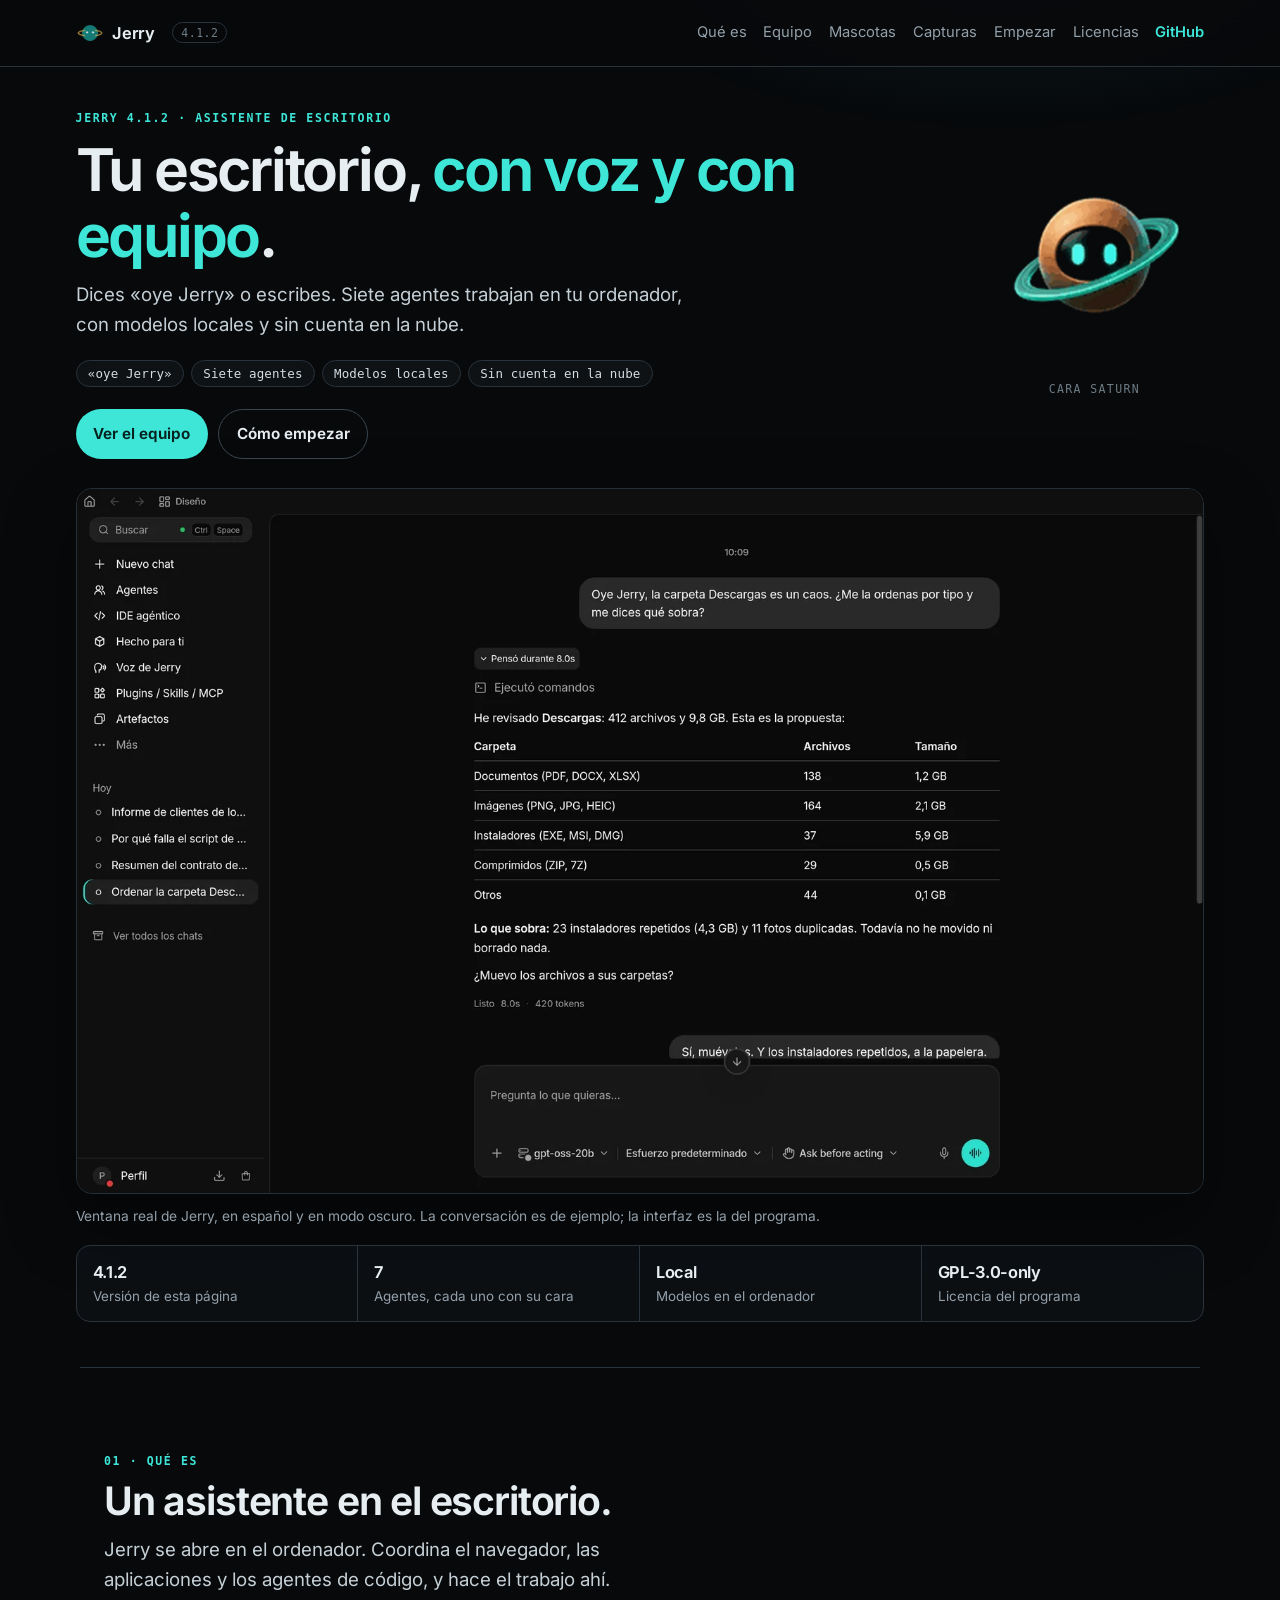
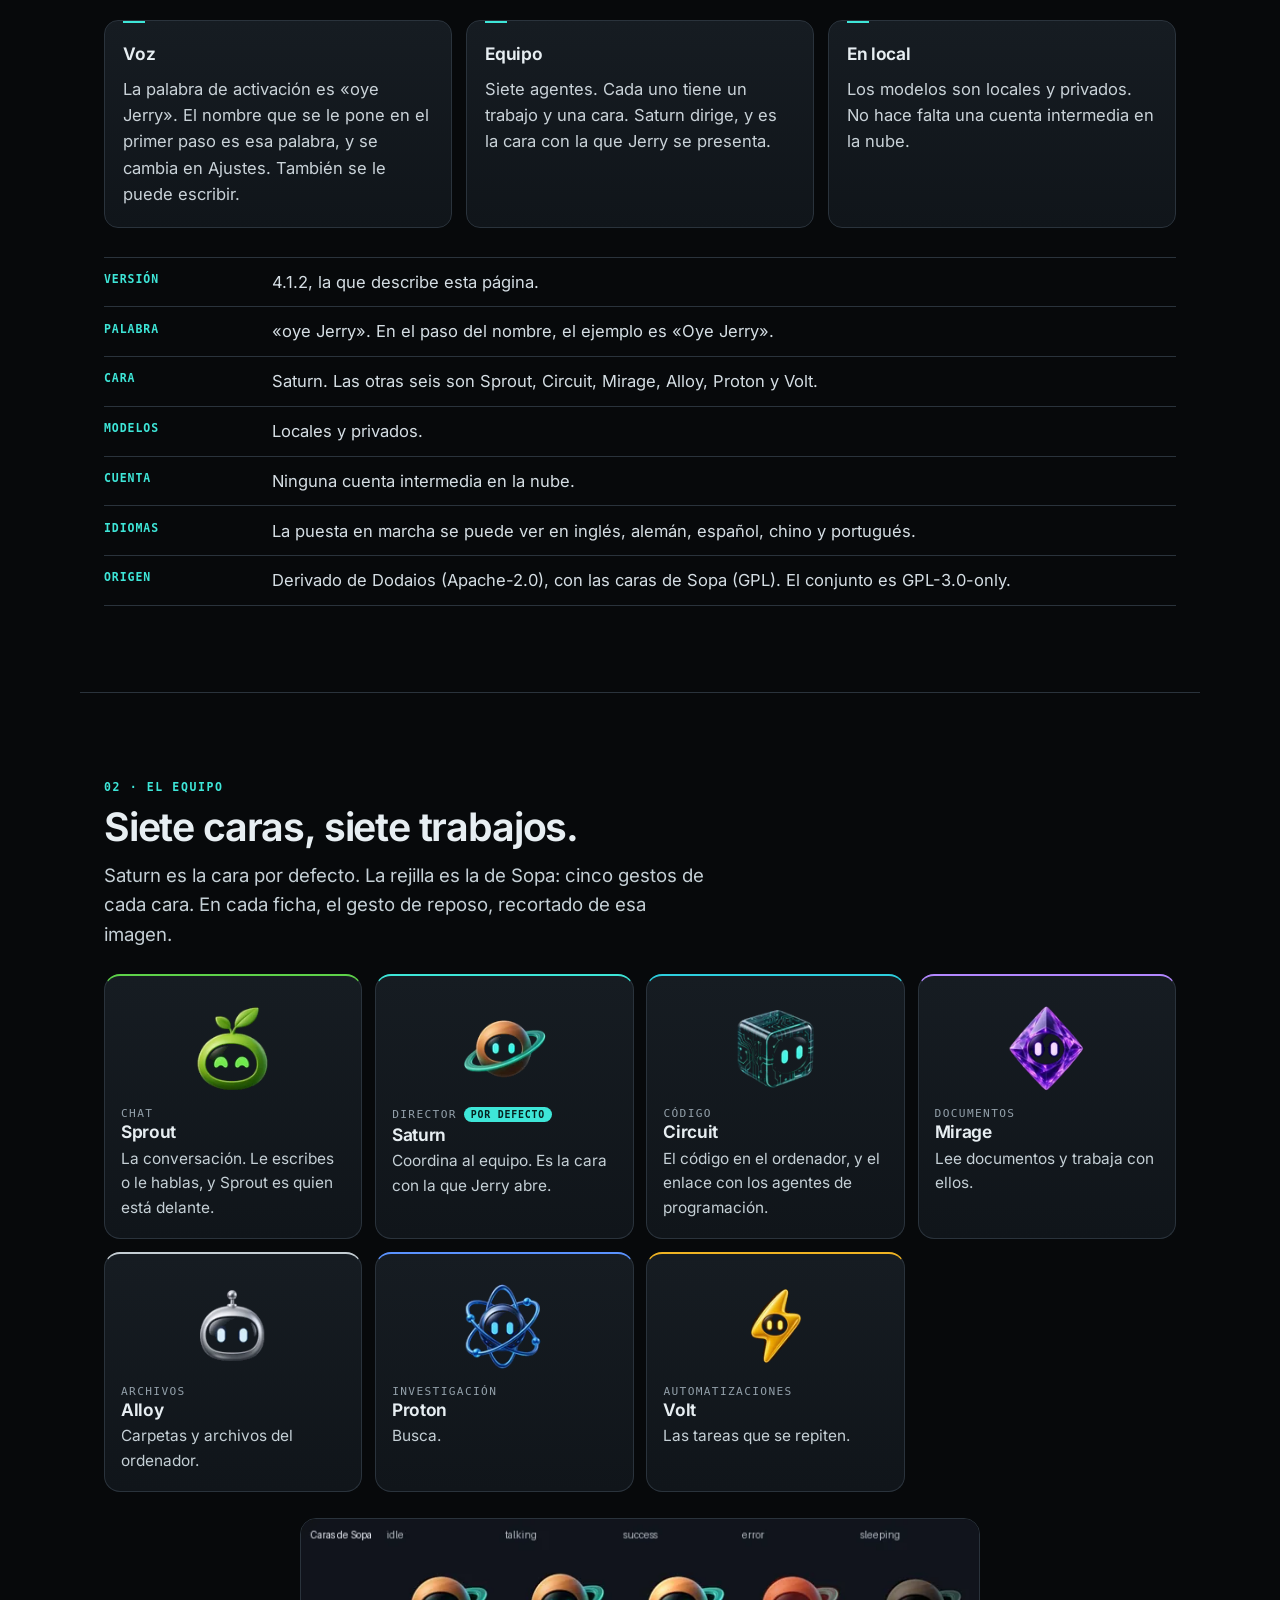
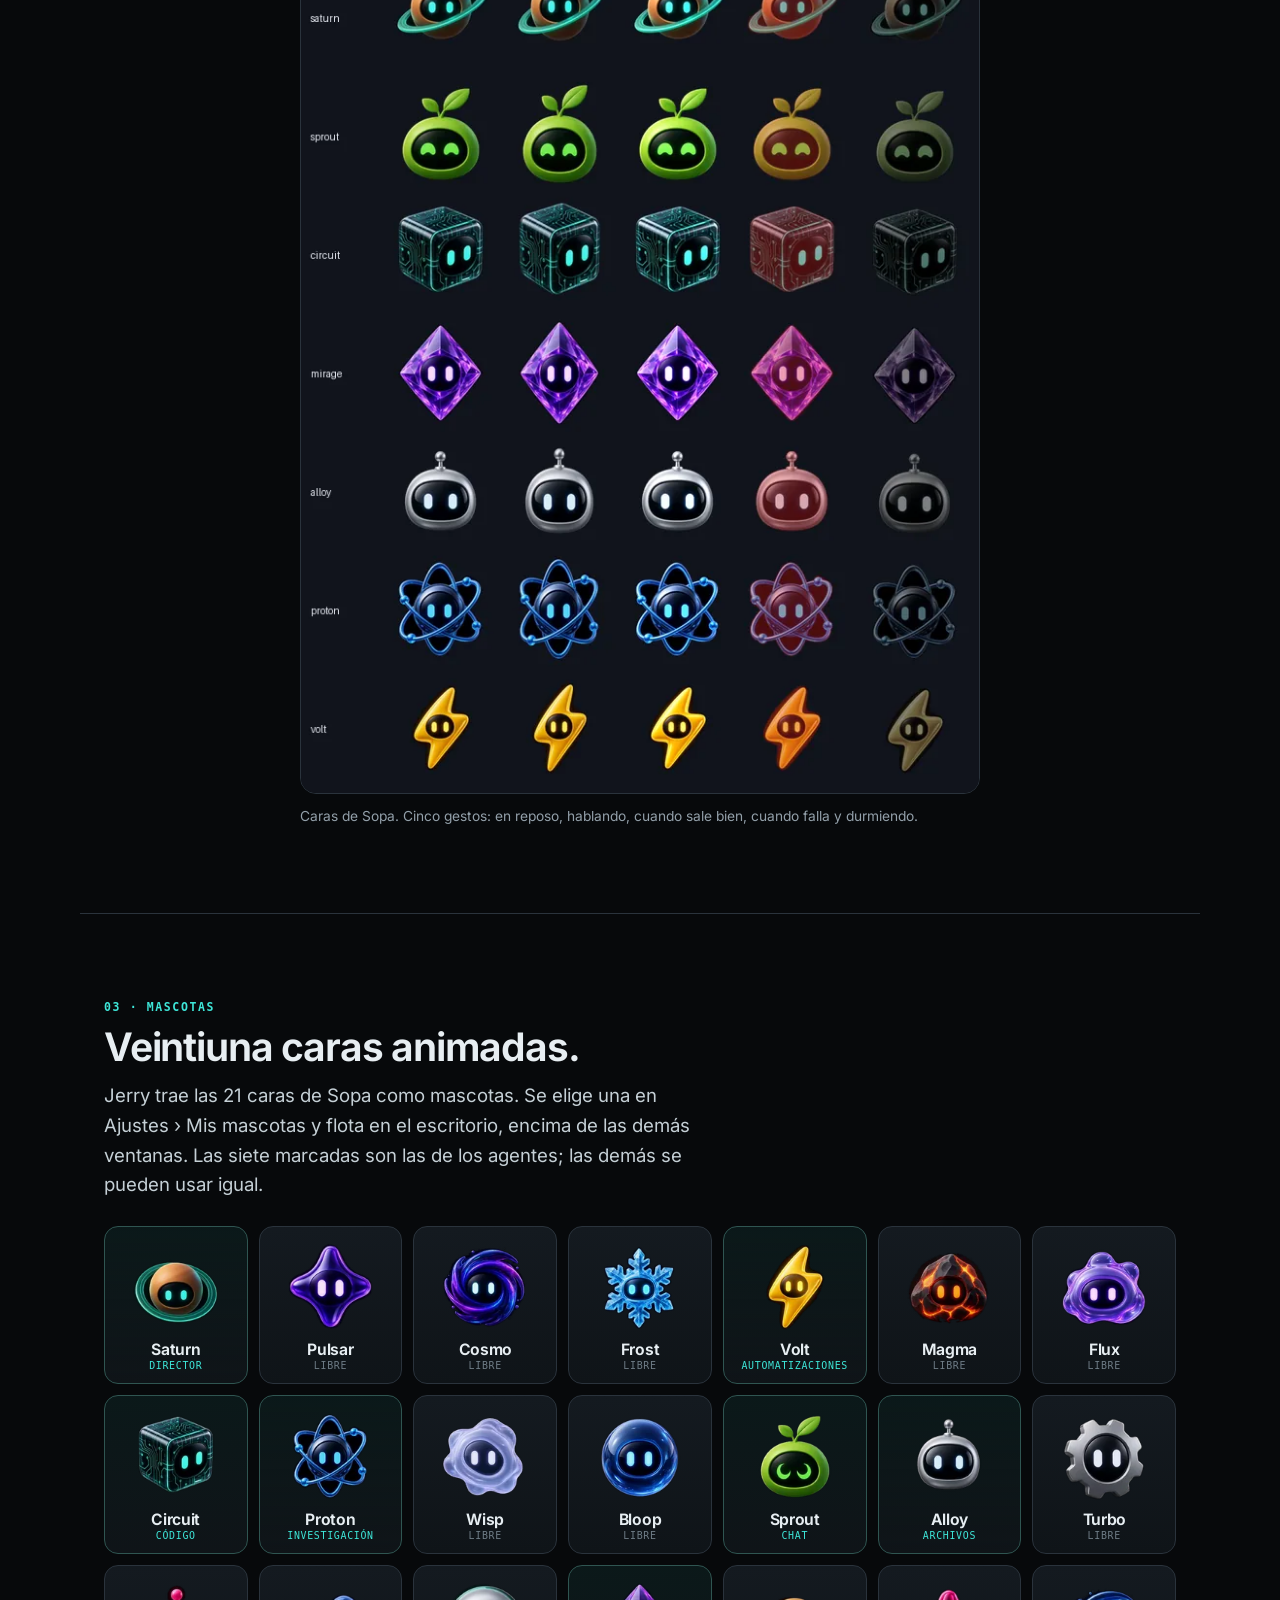
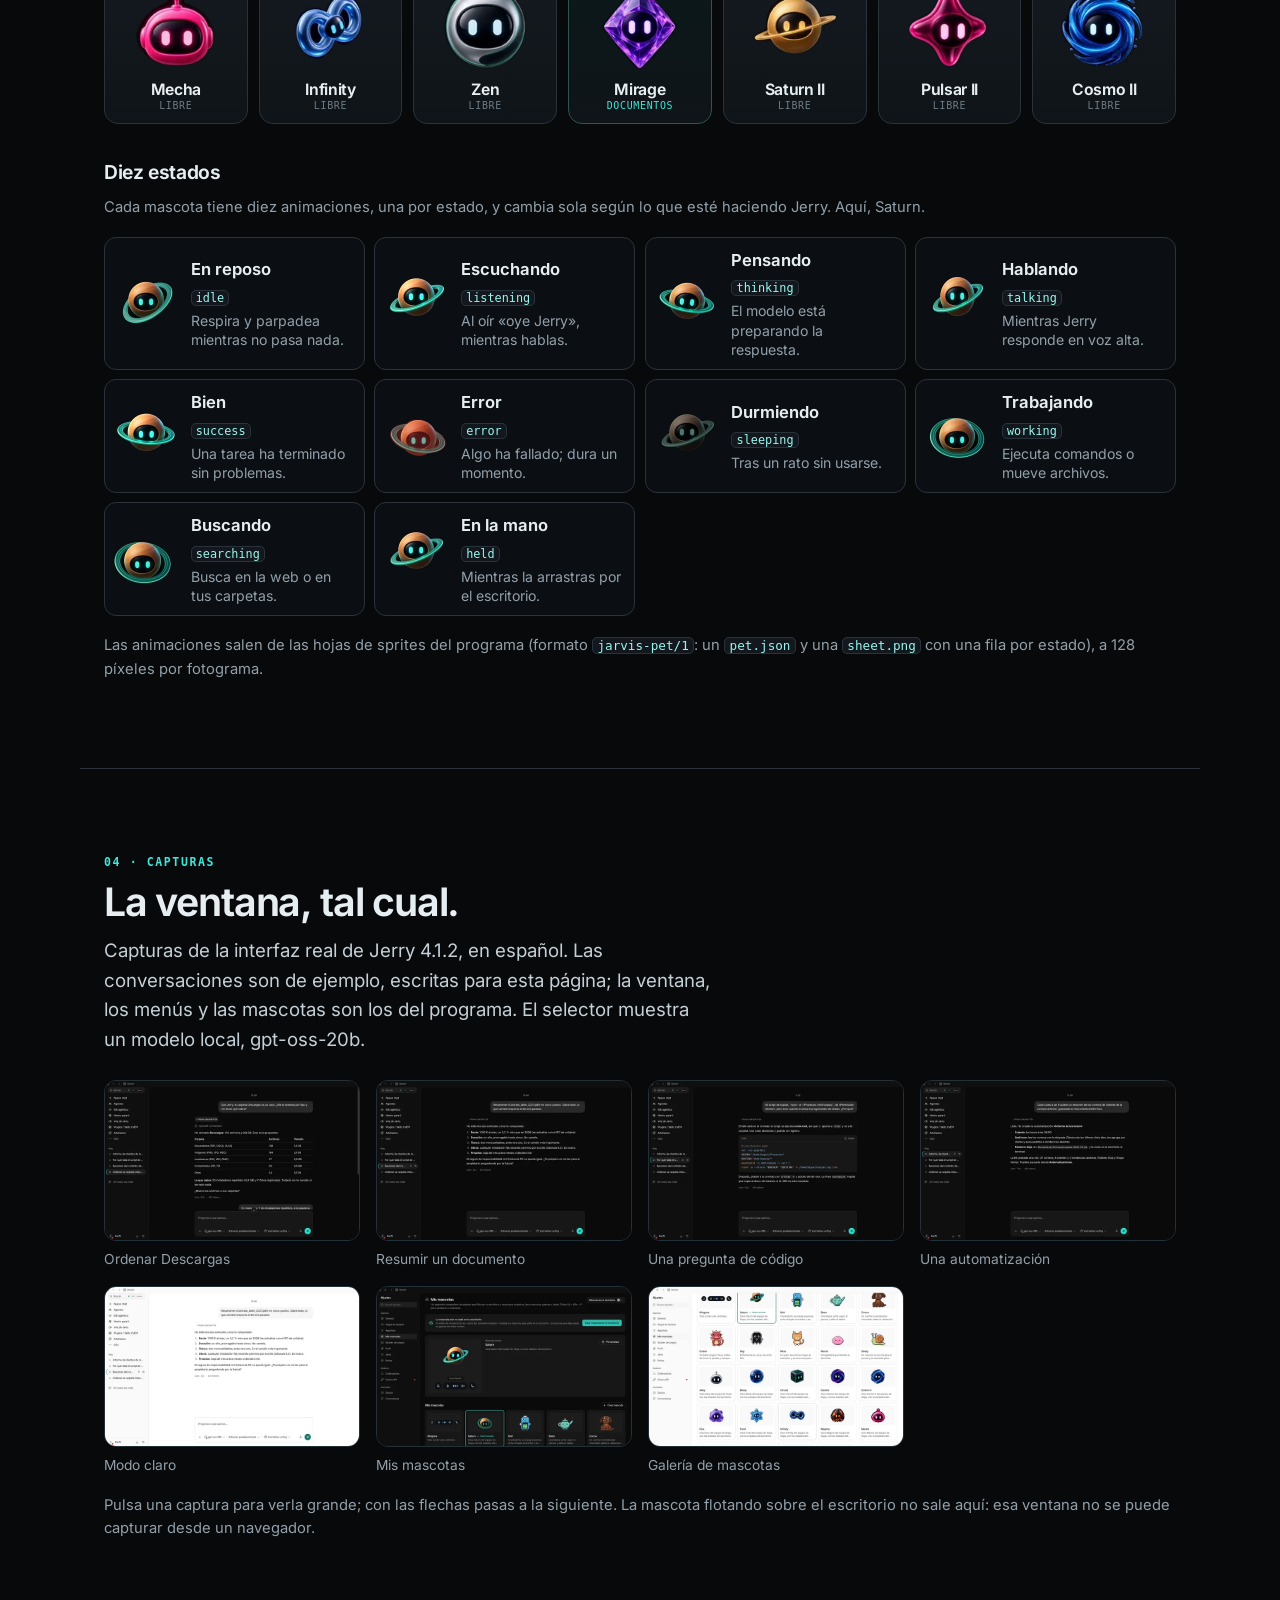
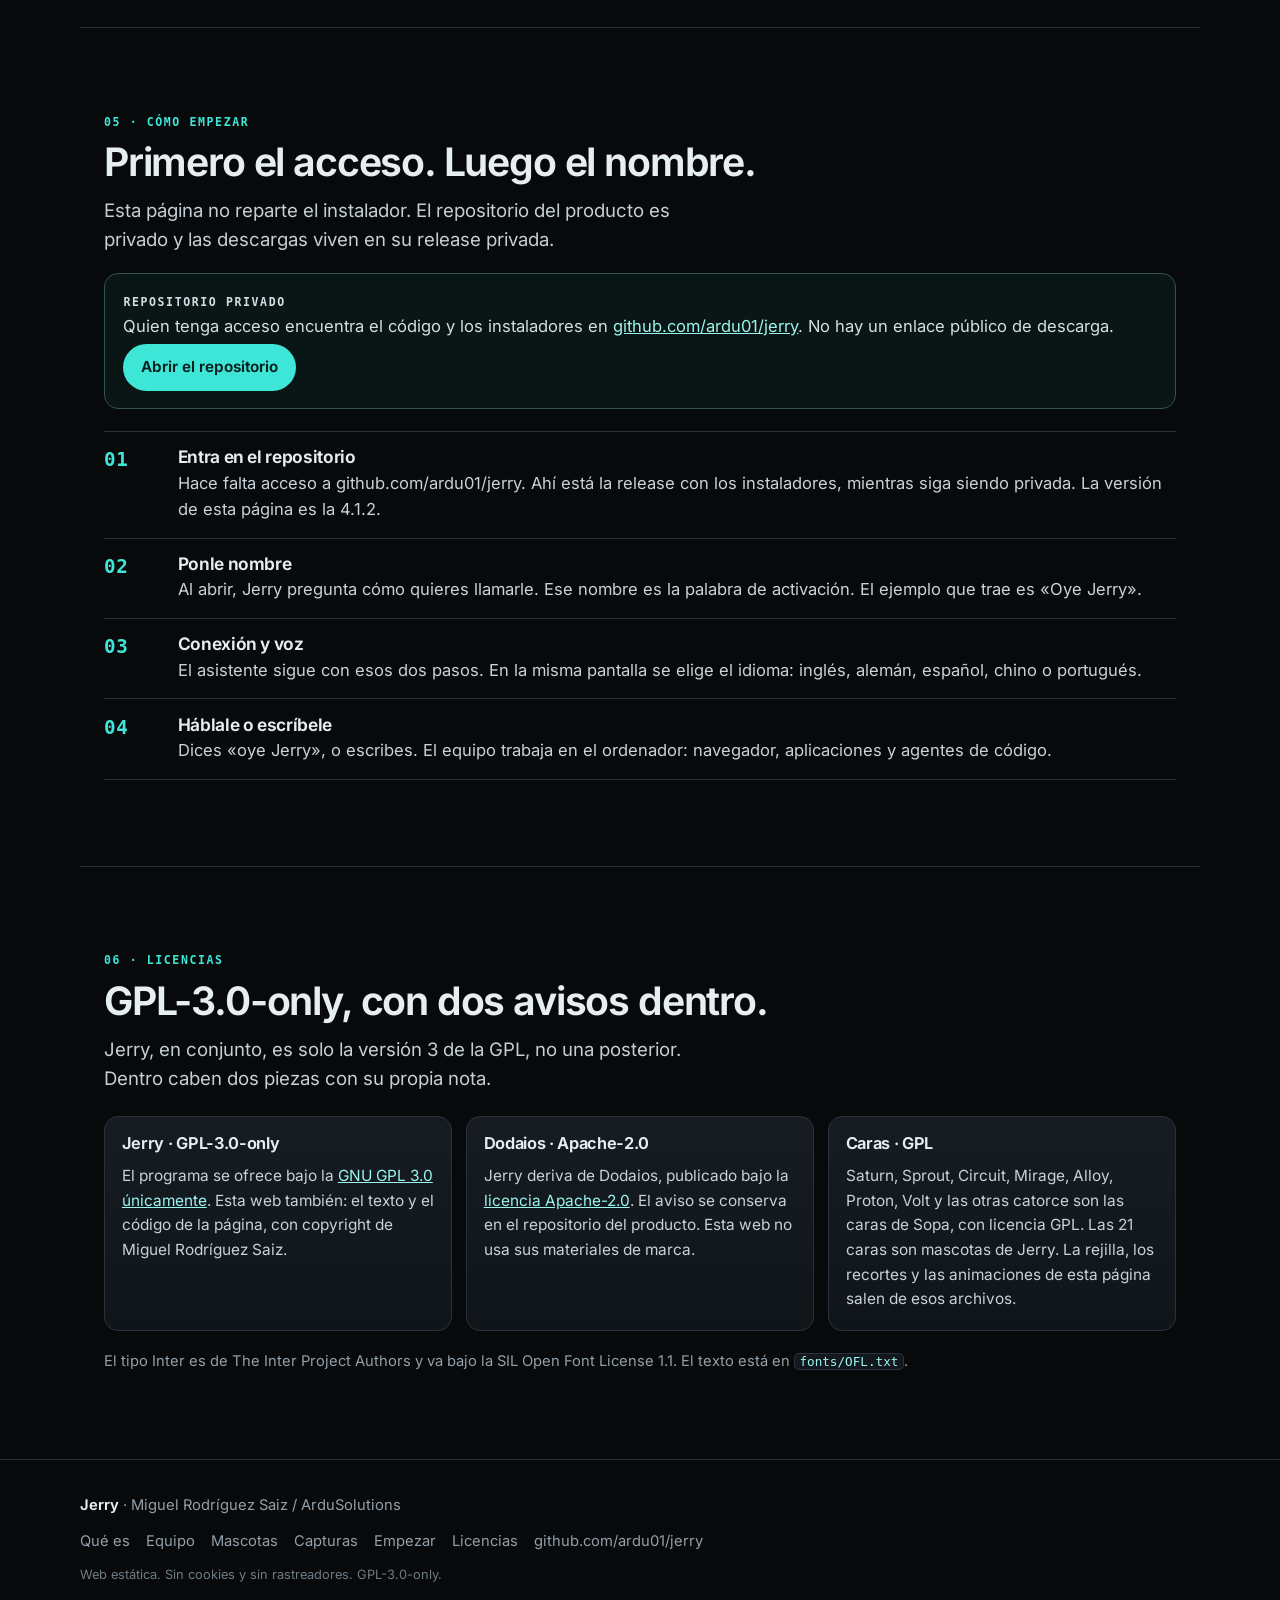
<file: index.html>
<!DOCTYPE html>
<html lang="es">
<head>
<meta charset="utf-8">
<meta name="viewport" content="width=device-width, initial-scale=1">
<title>Jerry 4.1.2 · Asistente de escritorio</title>
<meta name="description" content="Jerry 4.1.2 es un asistente de escritorio. La palabra de activación es oye Jerry. Siete agentes, modelos locales y sin cuenta en la nube. El repositorio del programa es privado.">
<meta name="theme-color" content="#07090b">
<meta name="color-scheme" content="dark">
<meta name="author" content="Miguel Rodríguez Saiz">
<link rel="canonical" href="https://ardu01.github.io/jerry-web/">
<meta property="og:title" content="Jerry · Tu escritorio, con voz y con equipo">
<meta property="og:description" content="Asistente de escritorio. Palabra de activación: oye Jerry. Siete agentes, modelos locales, sin cuenta en la nube.">
<meta property="og:type" content="website">
<meta property="og:locale" content="es_ES">
<meta property="og:url" content="https://ardu01.github.io/jerry-web/">
<meta property="og:image" content="https://ardu01.github.io/jerry-web/img/og.png">
<meta property="og:image:width" content="1200">
<meta property="og:image:height" content="630">
<meta property="og:image:alt" content="Captura real de Jerry 4.1.2: una conversación para ordenar la carpeta Descargas, con la barra lateral de chats.">
<meta name="twitter:card" content="summary_large_image">
<meta name="twitter:title" content="Jerry · Tu escritorio, con voz y con equipo">
<meta name="twitter:description" content="Asistente de escritorio. Palabra de activación: oye Jerry. Modelos locales, sin cuenta en la nube.">
<meta name="twitter:image" content="https://ardu01.github.io/jerry-web/img/og.png">
<link rel="icon" href="img/favicon-32.png" sizes="32x32" type="image/png">
<link rel="preload" href="fonts/Inter-latin.woff2" as="font" type="font/woff2" crossorigin>
<link rel="preload" as="image" href="img/capturas/descargas-oscuro.webp" type="image/webp" fetchpriority="high">
<link rel="stylesheet" href="estilos.css">
<script type="application/ld+json">
{
  "@context": "https://schema.org",
  "@type": "SoftwareApplication",
  "name": "Jerry",
  "softwareVersion": "4.1.2",
  "applicationCategory": "DesktopApplication",
  "operatingSystem": "Escritorio",
  "license": "https://www.gnu.org/licenses/gpl-3.0.html",
  "description": "Asistente de escritorio con voz y con equipo. La palabra de activación es oye Jerry. Modelos locales, sin cuenta intermedia en la nube.",
  "author": { "@type": "Person", "name": "Miguel Rodríguez Saiz" }
}
</script>
</head>
<body>
<a class="saltar" href="#contenido">Saltar al contenido</a>
<header class="nav">
  <div class="nav-in">
    <a class="logo" href="#inicio"><img src="img/marca.webp" width="28" height="28" alt=""> Jerry</a>
    <span class="version">4.1.2</span>
    <nav aria-label="Secciones">
      <a href="#que-es">Qué es</a>
      <a href="#equipo">Equipo</a>
      <a href="#mascotas">Mascotas</a>
      <a href="#capturas">Capturas</a>
      <a href="#empezar">Empezar</a>
      <a href="#licencias">Licencias</a>
      <a class="ext" href="https://github.com/ardu01/jerry">GitHub</a>
    </nav>
  </div>
</header>

<main id="contenido">
  <section class="hero" id="inicio">
    <div class="hero-top">
      <div>
        <p class="kicker">Jerry 4.1.2 · asistente de escritorio</p>
        <h1 class="lema">Tu escritorio, <em>con voz y con equipo</em>.</h1>
        <p class="lead">Dices «oye Jerry» o escribes. Siete agentes trabajan en tu ordenador, con modelos locales y sin cuenta en la nube.</p>
        <ul class="pastillas">
          <li>«oye Jerry»</li>
          <li>Siete agentes</li>
          <li>Modelos locales</li>
          <li>Sin cuenta en la nube</li>
        </ul>
        <div class="ctas">
          <a class="btn" href="#equipo">Ver el equipo</a>
          <a class="btn ghost" href="#empezar">Cómo empezar</a>
        </div>
      </div>
      <figure class="hero-cara">
        <img src="img/saturn-quieto.webp" width="200" height="200" alt="Saturn, la cara por defecto de Jerry, en reposo.">
        <figcaption>Cara Saturn</figcaption>
      </figure>
    </div>

    <figure class="hero-shot">
      <a class="foto" href="img/capturas/descargas-oscuro.webp" data-visor>
        <img src="img/capturas/descargas-oscuro.webp" width="1600" height="1000" alt="Captura real de Jerry en modo oscuro: le piden ordenar la carpeta Descargas y responde con una tabla por tipo de archivo, después de ejecutar dos comandos." fetchpriority="high">
      </a>
      <figcaption>Ventana real de Jerry, en español y en modo oscuro. La conversación es de ejemplo; la interfaz es la del programa.</figcaption>
    </figure>

    <ul class="ficha-hero">
      <li><b>4.1.2</b><span>Versión de esta página</span></li>
      <li><b>7</b><span>Agentes, cada uno con su cara</span></li>
      <li><b>Local</b><span>Modelos en el ordenador</span></li>
      <li><b>GPL-3.0-only</b><span>Licencia del programa</span></li>
    </ul>
  </section>

  <section class="bloque corte" id="que-es">
    <p class="kicker">01 · Qué es</p>
    <h2>Un asistente en el escritorio.</h2>
    <p class="lead">Jerry se abre en el ordenador. Coordina el navegador, las aplicaciones y los agentes de código, y hace el trabajo ahí.</p>
    <div class="cards">
      <article class="card">
        <h3>Voz</h3>
        <p>La palabra de activación es «oye Jerry». El nombre que se le pone en el primer paso es esa palabra, y se cambia en Ajustes. También se le puede escribir.</p>
      </article>
      <article class="card">
        <h3>Equipo</h3>
        <p>Siete agentes. Cada uno tiene un trabajo y una cara. Saturn dirige, y es la cara con la que Jerry se presenta.</p>
      </article>
      <article class="card">
        <h3>En local</h3>
        <p>Los modelos son locales y privados. No hace falta una cuenta intermedia en la nube.</p>
      </article>
    </div>
    <ul class="specs">
      <li><b>Versión</b><span>4.1.2, la que describe esta página.</span></li>
      <li><b>Palabra</b><span>«oye Jerry». En el paso del nombre, el ejemplo es «Oye Jerry».</span></li>
      <li><b>Cara</b><span>Saturn. Las otras seis son Sprout, Circuit, Mirage, Alloy, Proton y Volt.</span></li>
      <li><b>Modelos</b><span>Locales y privados.</span></li>
      <li><b>Cuenta</b><span>Ninguna cuenta intermedia en la nube.</span></li>
      <li><b>Idiomas</b><span>La puesta en marcha se puede ver en inglés, alemán, español, chino y portugués.</span></li>
      <li><b>Origen</b><span>Derivado de Dodaios (Apache-2.0), con las caras de Sopa (GPL). El conjunto es GPL-3.0-only.</span></li>
    </ul>
  </section>

  <section class="bloque corte" id="equipo">
    <p class="kicker">02 · El equipo</p>
    <h2>Siete caras, siete trabajos.</h2>
    <p class="lead">Saturn es la cara por defecto. La rejilla es la de Sopa: cinco gestos de cada cara. En cada ficha, el gesto de reposo, recortado de esa imagen.</p>
    <div class="equipo">
      <article class="agente t-sprout">
        <div class="cara"><img src="img/caras/sprout.webp" width="120" height="120" alt="Sprout en reposo."></div>
        <p class="rol">Chat</p>
        <h3>Sprout</h3>
        <p>La conversación. Le escribes o le hablas, y Sprout es quien está delante.</p>
      </article>
      <article class="agente t-saturn">
        <div class="cara"><img src="img/caras/saturn.webp" width="120" height="120" alt="Saturn en reposo."></div>
        <p class="rol">Director <i class="chip">Por defecto</i></p>
        <h3>Saturn</h3>
        <p>Coordina al equipo. Es la cara con la que Jerry abre.</p>
      </article>
      <article class="agente t-circuit">
        <div class="cara"><img src="img/caras/circuit.webp" width="120" height="120" alt="Circuit en reposo."></div>
        <p class="rol">Código</p>
        <h3>Circuit</h3>
        <p>El código en el ordenador, y el enlace con los agentes de programación.</p>
      </article>
      <article class="agente t-mirage">
        <div class="cara"><img src="img/caras/mirage.webp" width="120" height="120" alt="Mirage en reposo."></div>
        <p class="rol">Documentos</p>
        <h3>Mirage</h3>
        <p>Lee documentos y trabaja con ellos.</p>
      </article>
      <article class="agente t-alloy">
        <div class="cara"><img src="img/caras/alloy.webp" width="120" height="120" alt="Alloy en reposo."></div>
        <p class="rol">Archivos</p>
        <h3>Alloy</h3>
        <p>Carpetas y archivos del ordenador.</p>
      </article>
      <article class="agente t-proton">
        <div class="cara"><img src="img/caras/proton.webp" width="120" height="120" alt="Proton en reposo."></div>
        <p class="rol">Investigación</p>
        <h3>Proton</h3>
        <p>Busca.</p>
      </article>
      <article class="agente t-volt">
        <div class="cara"><img src="img/caras/volt.webp" width="120" height="120" alt="Volt en reposo."></div>
        <p class="rol">Automatizaciones</p>
        <h3>Volt</h3>
        <p>Las tareas que se repiten.</p>
      </article>
    </div>
    <figure class="rejilla">
      <a class="foto" href="img/jerry-faces.png" data-visor>
        <picture>
          <source srcset="img/jerry-faces.webp" type="image/webp">
          <img src="img/jerry-faces.png" width="698" height="900" alt="Rejilla real de las siete caras: Saturn, Sprout, Circuit, Mirage, Alloy, Proton y Volt, en reposo, hablando, cuando sale bien, cuando falla y durmiendo.">
        </picture>
      </a>
      <figcaption>Caras de Sopa. Cinco gestos: en reposo, hablando, cuando sale bien, cuando falla y durmiendo.</figcaption>
    </figure>
  </section>

  <section class="bloque corte" id="mascotas">
    <p class="kicker">03 · Mascotas</p>
    <h2>Veintiuna caras animadas.</h2>
    <p class="lead">Jerry trae las 21 caras de Sopa como mascotas. Se elige una en Ajustes › Mis mascotas y flota en el escritorio, encima de las demás ventanas. Las siete marcadas son las de los agentes; las demás se pueden usar igual.</p>
    <ul class="mascotas">
      <li class="mascota con-agente">
        <picture class="cara-anim"><img src="img/mascotas/saturn.webp" width="128" height="128" loading="lazy" decoding="async" alt="Saturn, animada: en reposo, escuchando, hablando y cuando sale bien."></picture>
        <img class="cara-quieto" src="img/mascotas/saturn-quieto.webp" width="128" height="128" loading="lazy" alt="Saturn en reposo.">
        <h3>Saturn</h3>
        <p class="rol">Director</p>
      </li>
      <li class="mascota">
        <picture class="cara-anim"><img src="img/mascotas/pulsar.webp" width="128" height="128" loading="lazy" decoding="async" alt="Pulsar, animada: en reposo, escuchando, hablando y cuando sale bien."></picture>
        <img class="cara-quieto" src="img/mascotas/pulsar-quieto.webp" width="128" height="128" loading="lazy" alt="Pulsar en reposo.">
        <h3>Pulsar</h3>
        <p class="rol tenue">Libre</p>
      </li>
      <li class="mascota">
        <picture class="cara-anim"><img src="img/mascotas/cosmo.webp" width="128" height="128" loading="lazy" decoding="async" alt="Cosmo, animada: en reposo, escuchando, hablando y cuando sale bien."></picture>
        <img class="cara-quieto" src="img/mascotas/cosmo-quieto.webp" width="128" height="128" loading="lazy" alt="Cosmo en reposo.">
        <h3>Cosmo</h3>
        <p class="rol tenue">Libre</p>
      </li>
      <li class="mascota">
        <picture class="cara-anim"><img src="img/mascotas/frost.webp" width="128" height="128" loading="lazy" decoding="async" alt="Frost, animada: en reposo, escuchando, hablando y cuando sale bien."></picture>
        <img class="cara-quieto" src="img/mascotas/frost-quieto.webp" width="128" height="128" loading="lazy" alt="Frost en reposo.">
        <h3>Frost</h3>
        <p class="rol tenue">Libre</p>
      </li>
      <li class="mascota con-agente">
        <picture class="cara-anim"><img src="img/mascotas/volt.webp" width="128" height="128" loading="lazy" decoding="async" alt="Volt, animada: en reposo, escuchando, hablando y cuando sale bien."></picture>
        <img class="cara-quieto" src="img/mascotas/volt-quieto.webp" width="128" height="128" loading="lazy" alt="Volt en reposo.">
        <h3>Volt</h3>
        <p class="rol">Automatizaciones</p>
      </li>
      <li class="mascota">
        <picture class="cara-anim"><img src="img/mascotas/magma.webp" width="128" height="128" loading="lazy" decoding="async" alt="Magma, animada: en reposo, escuchando, hablando y cuando sale bien."></picture>
        <img class="cara-quieto" src="img/mascotas/magma-quieto.webp" width="128" height="128" loading="lazy" alt="Magma en reposo.">
        <h3>Magma</h3>
        <p class="rol tenue">Libre</p>
      </li>
      <li class="mascota">
        <picture class="cara-anim"><img src="img/mascotas/flux.webp" width="128" height="128" loading="lazy" decoding="async" alt="Flux, animada: en reposo, escuchando, hablando y cuando sale bien."></picture>
        <img class="cara-quieto" src="img/mascotas/flux-quieto.webp" width="128" height="128" loading="lazy" alt="Flux en reposo.">
        <h3>Flux</h3>
        <p class="rol tenue">Libre</p>
      </li>
      <li class="mascota con-agente">
        <picture class="cara-anim"><img src="img/mascotas/circuit.webp" width="128" height="128" loading="lazy" decoding="async" alt="Circuit, animada: en reposo, escuchando, hablando y cuando sale bien."></picture>
        <img class="cara-quieto" src="img/mascotas/circuit-quieto.webp" width="128" height="128" loading="lazy" alt="Circuit en reposo.">
        <h3>Circuit</h3>
        <p class="rol">Código</p>
      </li>
      <li class="mascota con-agente">
        <picture class="cara-anim"><img src="img/mascotas/proton.webp" width="128" height="128" loading="lazy" decoding="async" alt="Proton, animada: en reposo, escuchando, hablando y cuando sale bien."></picture>
        <img class="cara-quieto" src="img/mascotas/proton-quieto.webp" width="128" height="128" loading="lazy" alt="Proton en reposo.">
        <h3>Proton</h3>
        <p class="rol">Investigación</p>
      </li>
      <li class="mascota">
        <picture class="cara-anim"><img src="img/mascotas/wisp.webp" width="128" height="128" loading="lazy" decoding="async" alt="Wisp, animada: en reposo, escuchando, hablando y cuando sale bien."></picture>
        <img class="cara-quieto" src="img/mascotas/wisp-quieto.webp" width="128" height="128" loading="lazy" alt="Wisp en reposo.">
        <h3>Wisp</h3>
        <p class="rol tenue">Libre</p>
      </li>
      <li class="mascota">
        <picture class="cara-anim"><img src="img/mascotas/bloop.webp" width="128" height="128" loading="lazy" decoding="async" alt="Bloop, animada: en reposo, escuchando, hablando y cuando sale bien."></picture>
        <img class="cara-quieto" src="img/mascotas/bloop-quieto.webp" width="128" height="128" loading="lazy" alt="Bloop en reposo.">
        <h3>Bloop</h3>
        <p class="rol tenue">Libre</p>
      </li>
      <li class="mascota con-agente">
        <picture class="cara-anim"><img src="img/mascotas/sprout.webp" width="128" height="128" loading="lazy" decoding="async" alt="Sprout, animada: en reposo, escuchando, hablando y cuando sale bien."></picture>
        <img class="cara-quieto" src="img/mascotas/sprout-quieto.webp" width="128" height="128" loading="lazy" alt="Sprout en reposo.">
        <h3>Sprout</h3>
        <p class="rol">Chat</p>
      </li>
      <li class="mascota con-agente">
        <picture class="cara-anim"><img src="img/mascotas/alloy.webp" width="128" height="128" loading="lazy" decoding="async" alt="Alloy, animada: en reposo, escuchando, hablando y cuando sale bien."></picture>
        <img class="cara-quieto" src="img/mascotas/alloy-quieto.webp" width="128" height="128" loading="lazy" alt="Alloy en reposo.">
        <h3>Alloy</h3>
        <p class="rol">Archivos</p>
      </li>
      <li class="mascota">
        <picture class="cara-anim"><img src="img/mascotas/turbo.webp" width="128" height="128" loading="lazy" decoding="async" alt="Turbo, animada: en reposo, escuchando, hablando y cuando sale bien."></picture>
        <img class="cara-quieto" src="img/mascotas/turbo-quieto.webp" width="128" height="128" loading="lazy" alt="Turbo en reposo.">
        <h3>Turbo</h3>
        <p class="rol tenue">Libre</p>
      </li>
      <li class="mascota">
        <picture class="cara-anim"><img src="img/mascotas/mecha.webp" width="128" height="128" loading="lazy" decoding="async" alt="Mecha, animada: en reposo, escuchando, hablando y cuando sale bien."></picture>
        <img class="cara-quieto" src="img/mascotas/mecha-quieto.webp" width="128" height="128" loading="lazy" alt="Mecha en reposo.">
        <h3>Mecha</h3>
        <p class="rol tenue">Libre</p>
      </li>
      <li class="mascota">
        <picture class="cara-anim"><img src="img/mascotas/infinity.webp" width="128" height="128" loading="lazy" decoding="async" alt="Infinity, animada: en reposo, escuchando, hablando y cuando sale bien."></picture>
        <img class="cara-quieto" src="img/mascotas/infinity-quieto.webp" width="128" height="128" loading="lazy" alt="Infinity en reposo.">
        <h3>Infinity</h3>
        <p class="rol tenue">Libre</p>
      </li>
      <li class="mascota">
        <picture class="cara-anim"><img src="img/mascotas/zen.webp" width="128" height="128" loading="lazy" decoding="async" alt="Zen, animada: en reposo, escuchando, hablando y cuando sale bien."></picture>
        <img class="cara-quieto" src="img/mascotas/zen-quieto.webp" width="128" height="128" loading="lazy" alt="Zen en reposo.">
        <h3>Zen</h3>
        <p class="rol tenue">Libre</p>
      </li>
      <li class="mascota con-agente">
        <picture class="cara-anim"><img src="img/mascotas/mirage.webp" width="128" height="128" loading="lazy" decoding="async" alt="Mirage, animada: en reposo, escuchando, hablando y cuando sale bien."></picture>
        <img class="cara-quieto" src="img/mascotas/mirage-quieto.webp" width="128" height="128" loading="lazy" alt="Mirage en reposo.">
        <h3>Mirage</h3>
        <p class="rol">Documentos</p>
      </li>
      <li class="mascota">
        <picture class="cara-anim"><img src="img/mascotas/saturn-ii.webp" width="128" height="128" loading="lazy" decoding="async" alt="Saturn II, animada: en reposo, escuchando, hablando y cuando sale bien."></picture>
        <img class="cara-quieto" src="img/mascotas/saturn-ii-quieto.webp" width="128" height="128" loading="lazy" alt="Saturn II en reposo.">
        <h3>Saturn II</h3>
        <p class="rol tenue">Libre</p>
      </li>
      <li class="mascota">
        <picture class="cara-anim"><img src="img/mascotas/pulsar-ii.webp" width="128" height="128" loading="lazy" decoding="async" alt="Pulsar II, animada: en reposo, escuchando, hablando y cuando sale bien."></picture>
        <img class="cara-quieto" src="img/mascotas/pulsar-ii-quieto.webp" width="128" height="128" loading="lazy" alt="Pulsar II en reposo.">
        <h3>Pulsar II</h3>
        <p class="rol tenue">Libre</p>
      </li>
      <li class="mascota">
        <picture class="cara-anim"><img src="img/mascotas/cosmo-ii.webp" width="128" height="128" loading="lazy" decoding="async" alt="Cosmo II, animada: en reposo, escuchando, hablando y cuando sale bien."></picture>
        <img class="cara-quieto" src="img/mascotas/cosmo-ii-quieto.webp" width="128" height="128" loading="lazy" alt="Cosmo II en reposo.">
        <h3>Cosmo II</h3>
        <p class="rol tenue">Libre</p>
      </li>
    </ul>
    <h3 class="sub">Diez estados</h3>
    <p class="nota sin-margen">Cada mascota tiene diez animaciones, una por estado, y cambia sola según lo que esté haciendo Jerry. Aquí, Saturn.</p>
    <ul class="estados">
      <li>
        <picture class="cara-anim"><img src="img/mascotas/estados/idle.webp" width="128" height="128" loading="lazy" decoding="async" alt="Saturn, estado en reposo."></picture>
        <img class="cara-quieto" src="img/mascotas/saturn-quieto.webp" width="128" height="128" loading="lazy" alt="Saturn en reposo.">
        <div><b>En reposo</b><span class="codigo">idle</span><p>Respira y parpadea mientras no pasa nada.</p></div>
      </li>
      <li>
        <picture class="cara-anim"><img src="img/mascotas/estados/listening.webp" width="128" height="128" loading="lazy" decoding="async" alt="Saturn, estado escuchando."></picture>
        <img class="cara-quieto" src="img/mascotas/saturn-quieto.webp" width="128" height="128" loading="lazy" alt="Saturn en reposo.">
        <div><b>Escuchando</b><span class="codigo">listening</span><p>Al oír «oye Jerry», mientras hablas.</p></div>
      </li>
      <li>
        <picture class="cara-anim"><img src="img/mascotas/estados/thinking.webp" width="128" height="128" loading="lazy" decoding="async" alt="Saturn, estado pensando."></picture>
        <img class="cara-quieto" src="img/mascotas/saturn-quieto.webp" width="128" height="128" loading="lazy" alt="Saturn en reposo.">
        <div><b>Pensando</b><span class="codigo">thinking</span><p>El modelo está preparando la respuesta.</p></div>
      </li>
      <li>
        <picture class="cara-anim"><img src="img/mascotas/estados/talking.webp" width="128" height="128" loading="lazy" decoding="async" alt="Saturn, estado hablando."></picture>
        <img class="cara-quieto" src="img/mascotas/saturn-quieto.webp" width="128" height="128" loading="lazy" alt="Saturn en reposo.">
        <div><b>Hablando</b><span class="codigo">talking</span><p>Mientras Jerry responde en voz alta.</p></div>
      </li>
      <li>
        <picture class="cara-anim"><img src="img/mascotas/estados/success.webp" width="128" height="128" loading="lazy" decoding="async" alt="Saturn, estado bien."></picture>
        <img class="cara-quieto" src="img/mascotas/saturn-quieto.webp" width="128" height="128" loading="lazy" alt="Saturn en reposo.">
        <div><b>Bien</b><span class="codigo">success</span><p>Una tarea ha terminado sin problemas.</p></div>
      </li>
      <li>
        <picture class="cara-anim"><img src="img/mascotas/estados/error.webp" width="128" height="128" loading="lazy" decoding="async" alt="Saturn, estado error."></picture>
        <img class="cara-quieto" src="img/mascotas/saturn-quieto.webp" width="128" height="128" loading="lazy" alt="Saturn en reposo.">
        <div><b>Error</b><span class="codigo">error</span><p>Algo ha fallado; dura un momento.</p></div>
      </li>
      <li>
        <picture class="cara-anim"><img src="img/mascotas/estados/sleeping.webp" width="128" height="128" loading="lazy" decoding="async" alt="Saturn, estado durmiendo."></picture>
        <img class="cara-quieto" src="img/mascotas/saturn-quieto.webp" width="128" height="128" loading="lazy" alt="Saturn en reposo.">
        <div><b>Durmiendo</b><span class="codigo">sleeping</span><p>Tras un rato sin usarse.</p></div>
      </li>
      <li>
        <picture class="cara-anim"><img src="img/mascotas/estados/working.webp" width="128" height="128" loading="lazy" decoding="async" alt="Saturn, estado trabajando."></picture>
        <img class="cara-quieto" src="img/mascotas/saturn-quieto.webp" width="128" height="128" loading="lazy" alt="Saturn en reposo.">
        <div><b>Trabajando</b><span class="codigo">working</span><p>Ejecuta comandos o mueve archivos.</p></div>
      </li>
      <li>
        <picture class="cara-anim"><img src="img/mascotas/estados/searching.webp" width="128" height="128" loading="lazy" decoding="async" alt="Saturn, estado buscando."></picture>
        <img class="cara-quieto" src="img/mascotas/saturn-quieto.webp" width="128" height="128" loading="lazy" alt="Saturn en reposo.">
        <div><b>Buscando</b><span class="codigo">searching</span><p>Busca en la web o en tus carpetas.</p></div>
      </li>
      <li>
        <picture class="cara-anim"><img src="img/mascotas/estados/held.webp" width="128" height="128" loading="lazy" decoding="async" alt="Saturn, estado en la mano."></picture>
        <img class="cara-quieto" src="img/mascotas/saturn-quieto.webp" width="128" height="128" loading="lazy" alt="Saturn en reposo.">
        <div><b>En la mano</b><span class="codigo">held</span><p>Mientras la arrastras por el escritorio.</p></div>
      </li>
    </ul>
    <p class="nota">Las animaciones salen de las hojas de sprites del programa (formato <span class="codigo">jarvis-pet/1</span>: un <span class="codigo">pet.json</span> y una <span class="codigo">sheet.png</span> con una fila por estado), a 128 píxeles por fotograma.</p>
  </section>

  <section class="bloque corte" id="capturas">
    <p class="kicker">04 · Capturas</p>
    <h2>La ventana, tal cual.</h2>
    <p class="lead">Capturas de la interfaz real de Jerry 4.1.2, en español. Las conversaciones son de ejemplo, escritas para esta página; la ventana, los menús y las mascotas son los del programa. El selector muestra un modelo local, gpt-oss-20b.</p>
    <div class="galeria">
      <figure class="toma">
        <a class="foto" href="img/capturas/descargas-oscuro.webp" data-visor>
          <img src="img/capturas/descargas-oscuro-mini.webp" width="720" height="450" loading="lazy" decoding="async" alt="Captura real, modo oscuro: Jerry ordena la carpeta Descargas por tipo y propone qué sobra.">
        </a>
        <figcaption>Ordenar Descargas</figcaption>
      </figure>
      <figure class="toma">
        <a class="foto" href="img/capturas/contrato-oscuro.webp" data-visor>
          <img src="img/capturas/contrato-oscuro-mini.webp" width="720" height="450" loading="lazy" decoding="async" alt="Captura real, modo oscuro: resumen en cinco puntos de un contrato en PDF, comparado con el del año anterior.">
        </a>
        <figcaption>Resumir un documento</figcaption>
      </figure>
      <figure class="toma">
        <a class="foto" href="img/capturas/copias-oscuro.webp" data-visor>
          <img src="img/capturas/copias-oscuro-mini.webp" width="720" height="450" loading="lazy" decoding="async" alt="Captura real, modo oscuro: por qué falla un script de copias con rsync cuando lo lanza el programador de tareas.">
        </a>
        <figcaption>Una pregunta de código</figcaption>
      </figure>
      <figure class="toma">
        <a class="foto" href="img/capturas/informe-oscuro.webp" data-visor>
          <img src="img/capturas/informe-oscuro-mini.webp" width="720" height="450" loading="lazy" decoding="async" alt="Captura real, modo oscuro: Jerry crea la automatización «Informe de los lunes».">
        </a>
        <figcaption>Una automatización</figcaption>
      </figure>
      <figure class="toma">
        <a class="foto" href="img/capturas/contrato-claro.webp" data-visor>
          <img src="img/capturas/contrato-claro-mini.webp" width="720" height="450" loading="lazy" decoding="async" alt="Captura real, modo claro: la misma conversación del contrato.">
        </a>
        <figcaption>Modo claro</figcaption>
      </figure>
      <figure class="toma">
        <a class="foto" href="img/capturas/mascotas-oscuro.webp" data-visor>
          <img src="img/capturas/mascotas-oscuro-mini.webp" width="720" height="450" loading="lazy" decoding="async" alt="Captura real, modo oscuro: Ajustes › Mis mascotas, con Saturn como mascota activa.">
        </a>
        <figcaption>Mis mascotas</figcaption>
      </figure>
      <figure class="toma">
        <a class="foto" href="img/capturas/mascotas-galeria-claro.webp" data-visor>
          <img src="img/capturas/mascotas-galeria-claro-mini.webp" width="720" height="450" loading="lazy" decoding="async" alt="Captura real, modo claro: la galería de mascotas de Ajustes, con las caras de Sopa.">
        </a>
        <figcaption>Galería de mascotas</figcaption>
      </figure>
    </div>
    <p class="nota">Pulsa una captura para verla grande; con las flechas pasas a la siguiente. La mascota flotando sobre el escritorio no sale aquí: esa ventana no se puede capturar desde un navegador.</p>
  </section>

  <section class="bloque corte" id="empezar">
    <p class="kicker">05 · Cómo empezar</p>
    <h2>Primero el acceso. Luego el nombre.</h2>
    <p class="lead">Esta página no reparte el instalador. El repositorio del producto es privado y las descargas viven en su release privada.</p>
    <aside class="aviso">
      <p class="kicker">Repositorio privado</p>
      <p>Quien tenga acceso encuentra el código y los instaladores en <a href="https://github.com/ardu01/jerry">github.com/ardu01/jerry</a>. No hay un enlace público de descarga.</p>
      <p class="centro-enlace"><a class="btn" href="https://github.com/ardu01/jerry">Abrir el repositorio</a></p>
    </aside>
    <ol class="pasos">
      <li>
        <span class="num">01</span>
        <div>
          <h3>Entra en el repositorio</h3>
          <p>Hace falta acceso a github.com/ardu01/jerry. Ahí está la release con los instaladores, mientras siga siendo privada. La versión de esta página es la 4.1.2.</p>
        </div>
      </li>
      <li>
        <span class="num">02</span>
        <div>
          <h3>Ponle nombre</h3>
          <p>Al abrir, Jerry pregunta cómo quieres llamarle. Ese nombre es la palabra de activación. El ejemplo que trae es «Oye Jerry».</p>
        </div>
      </li>
      <li>
        <span class="num">03</span>
        <div>
          <h3>Conexión y voz</h3>
          <p>El asistente sigue con esos dos pasos. En la misma pantalla se elige el idioma: inglés, alemán, español, chino o portugués.</p>
        </div>
      </li>
      <li>
        <span class="num">04</span>
        <div>
          <h3>Háblale o escríbele</h3>
          <p>Dices «oye Jerry», o escribes. El equipo trabaja en el ordenador: navegador, aplicaciones y agentes de código.</p>
        </div>
      </li>
    </ol>
  </section>

  <section class="bloque corte" id="licencias">
    <p class="kicker">06 · Licencias</p>
    <h2>GPL-3.0-only, con dos avisos dentro.</h2>
    <p class="lead">Jerry, en conjunto, es solo la versión 3 de la GPL, no una posterior. Dentro caben dos piezas con su propia nota.</p>
    <div class="licencias">
      <article>
        <h3>Jerry · GPL-3.0-only</h3>
        <p>El programa se ofrece bajo la <a href="https://www.gnu.org/licenses/gpl-3.0.html">GNU GPL 3.0 únicamente</a>. Esta web también: el texto y el código de la página, con copyright de Miguel Rodríguez Saiz.</p>
      </article>
      <article>
        <h3>Dodaios · Apache-2.0</h3>
        <p>Jerry deriva de Dodaios, publicado bajo la <a href="https://www.apache.org/licenses/LICENSE-2.0">licencia Apache-2.0</a>. El aviso se conserva en el repositorio del producto. Esta web no usa sus materiales de marca.</p>
      </article>
      <article>
        <h3>Caras · GPL</h3>
        <p>Saturn, Sprout, Circuit, Mirage, Alloy, Proton, Volt y las otras catorce son las caras de Sopa, con licencia GPL. Las 21 caras son mascotas de Jerry. La rejilla, los recortes y las animaciones de esta página salen de esos archivos.</p>
      </article>
    </div>
    <p class="nota">El tipo Inter es de The Inter Project Authors y va bajo la SIL Open Font License 1.1. El texto está en <span class="codigo">fonts/OFL.txt</span>.</p>
  </section>
</main>

<footer class="pie">
  <div class="pie-in">
    <p><strong>Jerry</strong> · Miguel Rodríguez Saiz / ArduSolutions</p>
    <nav aria-label="Pie">
      <a href="#que-es">Qué es</a>
      <a href="#equipo">Equipo</a>
      <a href="#mascotas">Mascotas</a>
      <a href="#capturas">Capturas</a>
      <a href="#empezar">Empezar</a>
      <a href="#licencias">Licencias</a>
      <a href="https://github.com/ardu01/jerry">github.com/ardu01/jerry</a>
    </nav>
    <p class="mini">Web estática. Sin cookies y sin rastreadores. GPL-3.0-only.</p>
  </div>
</footer>
<script src="galeria.js" defer></script>
</body>
</html>
</file>
<file: estilos.css>
@font-face{
  font-family:Inter;
  src:url("fonts/Inter-latin.woff2") format("woff2");
  font-weight:100 900;
  font-style:normal;
  font-display:swap;
  unicode-range:U+0000-00FF,U+0131,U+0152-0153,U+02BB-02BC,U+02C6,U+02DA,U+02DC,U+0304,U+0308,U+0329,U+2000-206F,U+20AC,U+2122,U+2191,U+2193,U+2212,U+2215,U+FEFF,U+FFFD;
}
:root{
  --fondo:#07090b;
  --fondo-2:#10151a;
  --superficie:#141a20;
  --linea:#2a333c;
  --texto:#e7eef2;
  --suave:#93a0aa;
  --tenue:#6e7c86;
  --teal:#3ee6d8;
  --teal-2:#9af6ee;
  --tinta:#06221f;
  --brillo:rgba(62,230,216,.28);
  --sans:Inter,"Segoe UI Variable","Segoe UI",system-ui,sans-serif;
  --mono:ui-monospace,"SFMono-Regular","Cascadia Mono","DejaVu Sans Mono",Menlo,Consolas,monospace;
  --ancho:1120px;
  --nav:4.1rem;
}
*{box-sizing:border-box}
html{scroll-behavior:smooth}
body{
  margin:0;
  background:var(--fondo);
  color:var(--texto);
  font:16.5px/1.6 var(--sans);
  -webkit-font-smoothing:antialiased;
  text-rendering:optimizeLegibility;
}
body::before{
  content:"";
  position:fixed;
  inset:-8vh 0 auto;
  height:52vh;
  pointer-events:none;
  background:radial-gradient(ellipse 55% 70% at 78% 0%,rgba(62,230,216,.09),transparent 62%);
  z-index:0;
}
img{max-width:100%;height:auto;display:block}
a{color:var(--teal-2)}
a:hover{color:#fff}
:focus-visible{outline:2px solid var(--teal);outline-offset:3px}
::selection{background:rgba(62,230,216,.32);color:#fff}
.saltar{
  position:absolute;left:12px;top:8px;z-index:40;
  transform:translateY(-160%);
  background:var(--teal);color:var(--tinta);
  padding:.55rem 1rem;border-radius:999px;font-weight:650;text-decoration:none;
}
.saltar:focus{transform:none}

.nav{
  position:sticky;top:0;z-index:30;
  background:rgba(7,9,11,.86);
  backdrop-filter:blur(16px);
  border-bottom:1px solid var(--linea);
}
.nav-in{
  max-width:1180px;margin:0 auto;
  min-height:var(--nav);
  padding:.55rem clamp(1rem,3vw,1.6rem);
  display:flex;align-items:center;gap:.7rem 1.1rem;
}
.logo{
  display:flex;align-items:center;gap:.55rem;
  color:var(--texto);text-decoration:none;font-weight:650;
  letter-spacing:-.02em;font-size:1.02rem;
}
.logo img{width:28px;height:28px}
.version{
  font:.72rem var(--mono);letter-spacing:.04em;
  color:var(--tenue);
  border:1px solid var(--linea);border-radius:999px;
  padding:.16rem .5rem;
}
.nav nav{display:flex;flex-wrap:wrap;gap:.2rem 1.05rem;margin-left:auto;align-items:center}
.nav nav a{
  color:var(--suave);text-decoration:none;font-size:.92rem;
}
.nav nav a:hover{color:var(--texto)}
.nav nav a.ext{color:var(--teal);font-weight:600}

.kicker{
  font:.72rem var(--mono);letter-spacing:.14em;text-transform:uppercase;
  color:var(--teal);margin:0 0 .7rem;font-weight:600;
}
h1,h2,h3{line-height:1.12;letter-spacing:-.03em;font-weight:650;margin:0 0 .75rem}
h1{font-size:clamp(2.25rem,4.6vw,3.7rem);letter-spacing:-.038em}
h2{font-size:clamp(1.7rem,3.2vw,2.45rem)}
h3{font-size:1.08rem;letter-spacing:-.02em}
.lema em{font-style:normal;color:var(--teal)}
.lead{font-size:clamp(1.02rem,1.5vw,1.16rem);color:#c5d0d6;max-width:38rem;margin:0}
.nota{color:var(--suave);font-size:.92rem;margin:1.15rem 0 0}
.bloque{
  max-width:var(--ancho);margin:0 auto;
  padding:clamp(3.4rem,7vw,5.4rem) clamp(1rem,4vw,1.5rem);
}
.corte{border-top:1px solid var(--linea)}
section[id]{scroll-margin-top:calc(var(--nav) + .75rem)}
.centro-enlace{margin-top:1.25rem}

.pastillas{list-style:none;display:flex;flex-wrap:wrap;gap:.45rem;padding:0;margin:1.25rem 0 0}
.pastillas li{
  font:.78rem var(--mono);letter-spacing:.01em;
  border:1px solid var(--linea);border-radius:999px;
  padding:.32rem .7rem;color:#d5dee4;background:rgba(20,26,32,.55);
}
.ctas{display:flex;flex-wrap:wrap;gap:.65rem;margin-top:1.4rem}
.btn{
  display:inline-flex;align-items:center;gap:.4rem;
  padding:.72rem 1.1rem;border-radius:999px;
  background:var(--teal);color:var(--tinta);
  text-decoration:none;font-weight:650;font-size:.95rem;
}
.btn:hover{background:var(--teal-2);color:var(--tinta)}
.btn.ghost{
  background:transparent;color:var(--texto);
  border:1px solid #3a4550;
}
.btn.ghost:hover{border-color:var(--teal);color:#fff}

.hero{
  position:relative;z-index:1;
  max-width:1180px;margin:0 auto;
  padding:clamp(1.6rem,4vw,2.8rem) clamp(1rem,4vw,1.6rem) 2.8rem;
}
.hero-top{
  display:grid;grid-template-columns:minmax(0,1.35fr) minmax(160px,220px);
  gap:clamp(1rem,3vw,2.4rem);align-items:center;
}
.hero-cara{margin:0}
.hero-cara img{width:min(100%,200px);margin-inline:auto}
.hero-cara figcaption,.etiqueta{
  font:.72rem var(--mono);letter-spacing:.12em;text-transform:uppercase;
  color:var(--tenue);text-align:center;margin:.45rem 0 0;
}
.hero-shot{margin:1.8rem 0 0}
.hero-shot .foto{
  border-radius:16px;overflow:hidden;
  border:1px solid #243038;
  background:#0b0e11;
  box-shadow:0 28px 70px rgba(0,0,0,.42);
}
.hero-shot img{width:100%;height:auto;border-radius:0}
figcaption{
  font:.86rem/1.5 var(--sans);color:var(--suave);margin-top:.75rem;
}
.ficha-hero{
  list-style:none;display:grid;grid-template-columns:repeat(4,minmax(0,1fr));
  gap:0;margin:1.15rem 0 0;padding:0;
  border:1px solid var(--linea);border-radius:14px;overflow:hidden;
  background:rgba(16,21,26,.55);
}
.ficha-hero li{padding:.85rem 1rem .95rem;border-right:1px solid var(--linea)}
.ficha-hero li:last-child{border-right:0}
.ficha-hero b{display:block;font-size:1.02rem;letter-spacing:-.02em;font-weight:650}
.ficha-hero span{display:block;color:var(--suave);font-size:.84rem;margin-top:.12rem;line-height:1.35}

.cards{
  display:grid;grid-template-columns:repeat(3,minmax(0,1fr));
  gap:.85rem;margin-top:1.6rem;
}
.card{
  position:relative;
  background:linear-gradient(180deg,#161c22,#10151a);
  border:1px solid var(--linea);border-radius:14px;
  padding:1.15rem 1.15rem 1.2rem;
}
.card::before{
  content:"";position:absolute;left:1.15rem;top:0;width:22px;height:2px;
  background:var(--teal);
}
.card h3{margin-top:.3rem}
.card p{margin:0;color:#c9d2d8}
.specs{list-style:none;margin:1.8rem 0 0;padding:0;border-top:1px solid var(--linea)}
.specs li{
  display:grid;grid-template-columns:9.5rem 1fr;gap:1rem;
  padding:.7rem 0;border-bottom:1px solid var(--linea);
}
.specs b{
  font:.72rem var(--mono);font-weight:650;letter-spacing:.08em;
  text-transform:uppercase;color:var(--teal);padding-top:.2rem;
}
.specs span{color:#d5dee4}

.equipo{
  display:grid;grid-template-columns:repeat(auto-fit,minmax(220px,1fr));
  gap:.8rem;margin-top:1.5rem;
}
.agente{
  background:linear-gradient(180deg,#161c22,#10151a);
  border:1px solid var(--linea);border-radius:16px;
  padding:1rem 1rem 1.1rem;
  border-top:2px solid var(--tinte,var(--teal));
}
.t-sprout{--tinte:#5ed24a}
.t-saturn{--tinte:#3ee6d8}
.t-circuit{--tinte:#2ecfdf}
.t-mirage{--tinte:#b388ff}
.t-alloy{--tinte:#c5ced4}
.t-proton{--tinte:#5b93ff}
.t-volt{--tinte:#f0b423}
.cara{
  width:112px;height:112px;margin:0 auto .2rem;
  display:grid;place-items:center;
}
.cara img{width:96px;height:auto;max-height:96px}
.rejilla{max-width:680px;margin:1.6rem auto 0}
.rejilla img{width:100%;height:auto;border-radius:16px;border:1px solid var(--linea)}
.rol{
  margin:.1rem 0 .15rem;
  font:.7rem var(--mono);letter-spacing:.12em;text-transform:uppercase;color:var(--suave);
  display:flex;gap:.45rem;align-items:center;flex-wrap:wrap;
}
.agente h3{margin:0 0 .3rem}
.agente p:last-child{margin:0;color:#c5d0d6;font-size:.96rem}
.chip{
  font-style:normal;font:.62rem var(--mono);letter-spacing:.08em;text-transform:uppercase;
  color:var(--tinta);background:var(--teal);border-radius:999px;padding:.14rem .42rem;font-weight:700;
}

.foto{
  display:block;padding:0;border:0;background:none;color:inherit;
  cursor:zoom-in;width:100%;text-decoration:none;
}
.cara-quieto{display:none}

.aviso{
  border:1px solid #2f5551;border-radius:14px;
  background:rgba(62,230,216,.05);
  padding:1.05rem 1.15rem;margin:1.15rem 0 1.4rem;
}
.aviso p{margin:.25rem 0 0;color:#d5dee4}
.pasos{list-style:none;margin:0;padding:0}
.pasos>li{
  display:grid;grid-template-columns:3.6rem 1fr;gap:.35rem 1rem;
  padding:.95rem 0;border-top:1px solid var(--linea);
}
.pasos>li:last-child{border-bottom:1px solid var(--linea)}
.num{
  font:650 1.2rem/1 var(--mono);color:var(--teal);letter-spacing:.04em;padding-top:.2rem;
}
.pasos h3{margin-bottom:.2rem}
.pasos p{margin:0;color:#c9d2d8}

.licencias{
  display:grid;grid-template-columns:repeat(3,minmax(0,1fr));gap:.85rem;margin-top:1.35rem;
}
.licencias article{
  background:linear-gradient(180deg,#161c22,#10151a);
  border:1px solid var(--linea);border-radius:14px;padding:1.1rem 1.05rem 1.15rem;
}
.licencias h3{font-size:1.02rem}
.licencias p{margin:0;color:#c9d2d8;font-size:.96rem}
.codigo{
  font-family:var(--mono);font-size:.86em;color:var(--teal-2);
  background:#12181d;border:1px solid var(--linea);border-radius:5px;padding:0 .35em;
}

.pie{
  position:relative;z-index:1;
  border-top:1px solid var(--linea);
  padding:1.8rem clamp(1rem,4vw,1.6rem) 2.4rem;
  color:var(--suave);font-size:.92rem;
}
.pie-in{max-width:var(--ancho);margin:0 auto}
.pie strong{color:var(--texto);font-weight:650}
.pie p{margin:.3rem 0}
.pie nav{display:flex;flex-wrap:wrap;gap:.4rem 1rem;margin:.75rem 0}
.pie nav a{color:var(--suave);text-decoration:none}
.pie nav a:hover{color:#fff}
.mini{font-size:.8rem;color:var(--tenue)}

.visor{
  border:0;padding:0;margin:0;background:transparent;color:var(--texto);
  width:100vw;height:100vh;max-width:none;max-height:none;
}
.visor[open]{display:flex;align-items:center;justify-content:center}
.visor::backdrop{background:rgba(5,7,9,.92);backdrop-filter:blur(6px)}
.visor figure{margin:0;max-width:min(94vw,1100px)}
.visor img{width:auto;height:auto;max-width:min(92vw,1040px);max-height:82vh;margin:0 auto;border-radius:12px}
.visor figcaption{text-align:center}
.visor button{
  position:absolute;background:rgba(16,21,26,.9);color:var(--texto);
  border:1px solid var(--linea);border-radius:50%;width:44px;height:44px;
  font-size:1.4rem;line-height:1;cursor:pointer;
}
.visor button:hover{border-color:var(--teal);color:var(--teal)}
.v-cerrar{top:1rem;right:1rem}
.v-ant{left:1rem;top:50%;transform:translateY(-50%)}
.v-sig{right:1rem;top:50%;transform:translateY(-50%)}

.perdida{
  min-height:calc(100svh - var(--nav));
  display:grid;align-content:center;
  max-width:40rem;margin:0 auto;
  padding:3rem clamp(1rem,4vw,1.5rem) 4rem;
  position:relative;z-index:1;
}

.galeria{
  display:grid;grid-template-columns:repeat(auto-fill,minmax(250px,1fr));
  gap:1rem;margin-top:1.6rem;
}
.toma{margin:0}
.toma .foto{
  border-radius:12px;overflow:hidden;border:1px solid #243038;background:#0b0e11;
  transition:border-color .15s ease;
}
.toma .foto:hover{border-color:var(--teal)}
.toma img{width:100%;height:auto;aspect-ratio:16/10}
.toma figcaption{margin-top:.5rem;font-size:.86rem}

.mascotas{
  list-style:none;margin:1.6rem 0 0;padding:0;
  display:grid;grid-template-columns:repeat(auto-fill,minmax(132px,1fr));gap:.7rem;
}
.mascota{
  background:linear-gradient(180deg,#141a20,#0f1418);
  border:1px solid var(--linea);border-radius:14px;
  padding:.8rem .6rem .75rem;text-align:center;
}
.mascota.con-agente{border-color:#2f5551;background:linear-gradient(180deg,rgba(62,230,216,.07),#0f1418)}
.mascota img{width:96px;height:96px;margin:0 auto .35rem}
.mascota h3{font-size:.98rem;margin:0 0 .1rem}
.mascota .rol{justify-content:center;color:var(--teal);margin:0;font-size:.62rem;letter-spacing:.07em;overflow-wrap:anywhere}
.mascota .rol.tenue{color:var(--tenue)}
.sub{margin-top:2.4rem;font-size:1.2rem}
.sin-margen{margin-top:0}
.estados{
  list-style:none;margin:1.1rem 0 0;padding:0;
  display:grid;grid-template-columns:repeat(auto-fill,minmax(250px,1fr));gap:.6rem;
}
.estados li{
  display:grid;grid-template-columns:64px 1fr;gap:.8rem;align-items:center;
  border:1px solid var(--linea);border-radius:12px;padding:.55rem .8rem .55rem .55rem;
  background:rgba(16,21,26,.55);
}
.estados img{width:64px;height:64px}
.estados div{min-width:0}
.estados b{display:block;font-weight:650}
.estados .codigo{font-size:.74rem}
.estados p{margin:.1rem 0 0;color:var(--suave);font-size:.88rem;line-height:1.4}

@media (prefers-reduced-motion:reduce){
  .cara-anim{display:none}
  .cara-quieto{display:block}
  html{scroll-behavior:auto}
}

@media (max-width:900px){
  .hero-top,.cards,.licencias{grid-template-columns:1fr}
  .hero-cara{display:none}
  .ficha-hero{grid-template-columns:1fr 1fr}
  .ficha-hero li:nth-child(2){border-right:0}
  .ficha-hero li:nth-child(1),.ficha-hero li:nth-child(2){border-bottom:1px solid var(--linea)}
  .specs li{grid-template-columns:1fr;gap:.15rem}
  .nav-in{flex-wrap:wrap}
  .nav nav{width:100%;margin-left:0;padding-bottom:.15rem}
}
@media (max-width:640px){
  body{font-size:16px}
  .mascotas{grid-template-columns:repeat(3,minmax(0,1fr));gap:.5rem}
  .mascota img{width:72px;height:72px}
  .galeria{grid-template-columns:1fr}
  .pasos>li{grid-template-columns:2.6rem 1fr}
  .v-ant,.v-sig{top:auto;bottom:1rem;transform:none}
}
</file>
